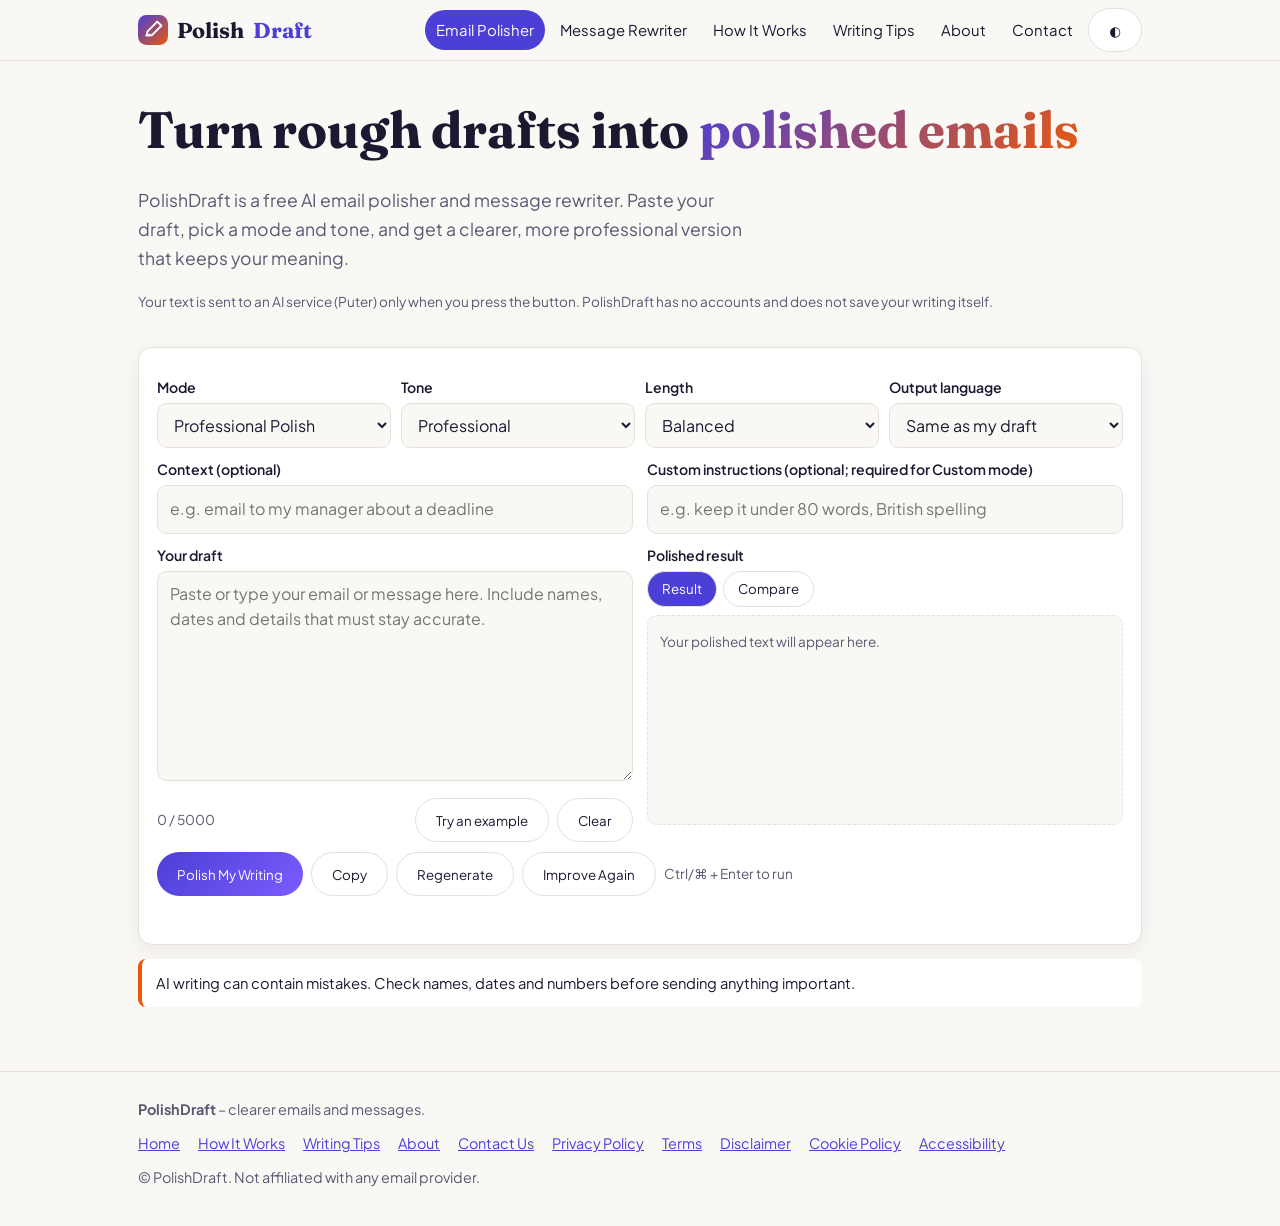
<file: index.html>
<!DOCTYPE html>
<html lang="en">
<head>
<meta charset="utf-8">
<meta name="viewport" content="width=device-width, initial-scale=1, viewport-fit=cover">
<title>PolishDraft – AI Email Polisher & Message Rewriter</title>
<meta name="description" content="PolishDraft turns rough drafts into clear, professional emails and messages. Change tone, adjust length, and rewrite texts easily for free online.">
<link rel="canonical" href="https://utubestats.github.io/Polish_draft/">
<meta property="og:title" content="PolishDraft – AI Email Polisher & Message Rewriter">
<meta property="og:description" content="PolishDraft turns rough drafts into clear, professional emails and messages. Change tone, adjust length, and rewrite texts easily for free online.">
<meta property="og:type" content="website">
<meta property="og:url" content="https://utubestats.github.io/Polish_draft/">
<meta name="twitter:card" content="summary">
<meta name="google-site-verification" content="oV9_AScEfd8AhNBReH0u9E6-VXLMPOauhavma4P_Qec">
<script type="application/ld+json">{"@context":"https://schema.org","@type":"WebApplication","name":"PolishDraft","url":"https://utubestats.github.io/Polish_draft/","applicationCategory":"BusinessApplication","operatingSystem":"All","description":"Free AI email polisher and message rewriter.","offers":{"@type":"Offer","price":"0","priceCurrency":"USD"}}</script>
<link rel="preconnect" href="https://fonts.googleapis.com">
<link rel="preconnect" href="https://fonts.gstatic.com" crossorigin>
<link href="https://fonts.googleapis.com/css2?family=Fraunces:opsz,wght@9..144,600;9..144,700&family=Plus+Jakarta+Sans:wght@400;500;600;700&display=swap" rel="stylesheet">
<link rel="icon" href="data:image/svg+xml,%3Csvg xmlns='http://www.w3.org/2000/svg' viewBox='0 0 100 100'%3E%3Ctext y='.9em' font-size='90'%3E✒️%3C/text%3E%3C/svg%3E">
<link rel="stylesheet" href="style.css">
</head>
<body>
<a class="sr skip" href="#main">Skip to content</a>
<header><div class="wrap bar">
<a class="brand" href="index.html" aria-label="PolishDraft home"><svg width="30" height="30" viewBox="0 0 32 32" aria-hidden="true"><defs><linearGradient id="g" x1="0" y1="0" x2="1" y2="1"><stop offset="0" stop-color="#4b3fd6"/><stop offset="1" stop-color="#e8590c"/></linearGradient></defs><rect width="32" height="32" rx="9" fill="url(#g)"/><path d="M9 22l1.2-4.6L20.5 7l4.5 4.5L14.6 21.8zM9 22l4.6-1.2" fill="none" stroke="#fff" stroke-width="2" stroke-linejoin="round"/></svg>Polish<b>Draft</b></a>
<button class="btn burger" id="bg" aria-expanded="false" aria-controls="nv">Menu</button>
<nav id="nv" aria-label="Main"><ul>
<li><a class="l" href="index.html" aria-current="page">Email Polisher</a></li>
<li><a class="l" href="index.html#message">Message Rewriter</a></li>
<li><a class="l" href="how-it-works.html">How It Works</a></li>
<li><a class="l" href="writing-tips.html">Writing Tips</a></li>
<li><a class="l" href="about.html">About</a></li>
<li><a class="l" href="contact.html">Contact</a></li>
<li><button class="btn" id="th" aria-label="Toggle dark mode">◐</button></li>
</ul></nav>
</div></header>
<main id="main" class="wrap">
<section class="view on" id="v-home" data-tool>
<div class="hero"><h1 id="h1">Turn rough drafts into <span class="hl">polished emails</span></h1>
<p class="lead" id="lead">PolishDraft is a free AI email polisher and message rewriter. Paste your draft, pick a mode and tone, and get a clearer, more professional version that keeps your meaning.</p>
<p class="sm">Your text is sent to an AI service (Puter) only when you press the button. PolishDraft has no accounts and does not save your writing itself.</p></div>

<noscript><p class="notice">The writing tool needs JavaScript. Please enable it to use PolishDraft.</p></noscript>
<div class="card" id="tool">
<div class="opts">
<div><label for="mode">Mode</label><select id="mode">
<option>Professional Polish</option><option>Grammar Correction</option><option>Formal Email</option><option>Friendly &amp; Natural</option><option>Concise Rewrite</option><option>Confident &amp; Direct</option><option>Polite &amp; Diplomatic</option><option>Follow-Up Message</option><option>Business Communication</option><option>Email Subject Generator</option><option>Short Message Rewriter</option><option>Custom Instructions</option></select></div>
<div><label for="tone">Tone</label><select id="tone"><option>Professional</option><option>Formal</option><option>Friendly</option><option>Confident</option><option>Polite</option><option>Persuasive</option><option>Empathetic</option><option>Casual</option><option>Concise</option></select></div>
<div><label for="len">Length</label><select id="len"><option>Shorter</option><option selected>Balanced</option><option>More detailed</option></select></div>
<div><label for="lang">Output language</label><select id="lang"><option value="Same as my draft">Same as my draft</option><option value="English">English</option><option value="Spanish">Español</option><option value="French">Français</option><option value="German">Deutsch</option><option value="Portuguese">Português</option><option value="Italian">Italiano</option><option value="Hindi">हिन्दी</option><option value="Arabic">العربية</option><option value="Chinese (Simplified)">简体中文</option><option value="Japanese">日本語</option><option value="Korean">한국어</option><option value="Russian">Русский</option><option value="Indonesian">Bahasa Indonesia</option><option value="Turkish">Türkçe</option></select></div>
</div>
<div class="grid" style="margin-bottom:10px">
<div><label for="ctx">Context (optional)</label><input type="text" id="ctx" maxlength="200" placeholder="e.g. email to my manager about a deadline"></div>
<div><label for="cus">Custom instructions (optional; required for Custom mode)</label><input type="text" id="cus" maxlength="300" placeholder="e.g. keep it under 80 words, British spelling"></div>
</div>
<div class="grid">
<div><label for="inp">Your draft</label>
<textarea id="inp" dir="auto" maxlength="5000" placeholder="Paste or type your email or message here. Include names, dates and details that must stay accurate."></textarea>
<div class="row"><span class="sm" id="cc">0 / 5000</span><span class="sp"></span><button class="btn" id="ex" type="button">Try an example</button><button class="btn" id="cl" type="button">Clear</button></div></div>
<div><label id="ol">Polished result</label>
<div class="tabs" role="group" aria-label="View"><button class="btn" id="tr" aria-pressed="true">Result</button><button class="btn" id="tc" aria-pressed="false">Compare</button></div>
<div id="out" dir="auto" role="region" aria-labelledby="ol" aria-live="polite" tabindex="0"><span class="sm">Your polished text will appear here.</span></div>
<div class="row"><span class="sm" id="oc"></span><span class="sp"></span></div></div>
</div>
<div class="row"><button class="btn p" id="go" type="button">Polish My Writing</button><button class="btn" id="cp" type="button" disabled>Copy</button><button class="btn" id="rg" type="button" disabled>Regenerate</button><button class="btn" id="ia" type="button" disabled>Improve Again</button><span class="sm">Ctrl/⌘ + Enter to run</span></div>
<div id="msg" role="status"></div>
</div>
<div class="adslot" hidden aria-hidden="true"><!-- AD INTEGRATION POINT: add your approved AdSense unit here, below the tool, never inside it. --></div>
<div class="notice">AI writing can contain mistakes. Check names, dates and numbers before sending anything important.</div>
</section>
</main>
<footer><div class="wrap"><b>PolishDraft</b> – clearer emails and messages.
<ul><li><a href="index.html">Home</a></li><li><a href="how-it-works.html">How It Works</a></li><li><a href="writing-tips.html">Writing Tips</a></li><li><a href="about.html">About</a></li><li><a href="contact.html">Contact Us</a></li><li><a href="privacy.html">Privacy Policy</a></li><li><a href="terms.html">Terms</a></li><li><a href="disclaimer.html">Disclaimer</a></li><li><a href="cookies.html">Cookie Policy</a></li><li><a href="accessibility.html">Accessibility</a></li></ul>
<span>© PolishDraft. Not affiliated with any email provider.</span></div></footer>
<script src="site.js"></script>
<script src="app.js"></script>
</body>
</html>
</file>
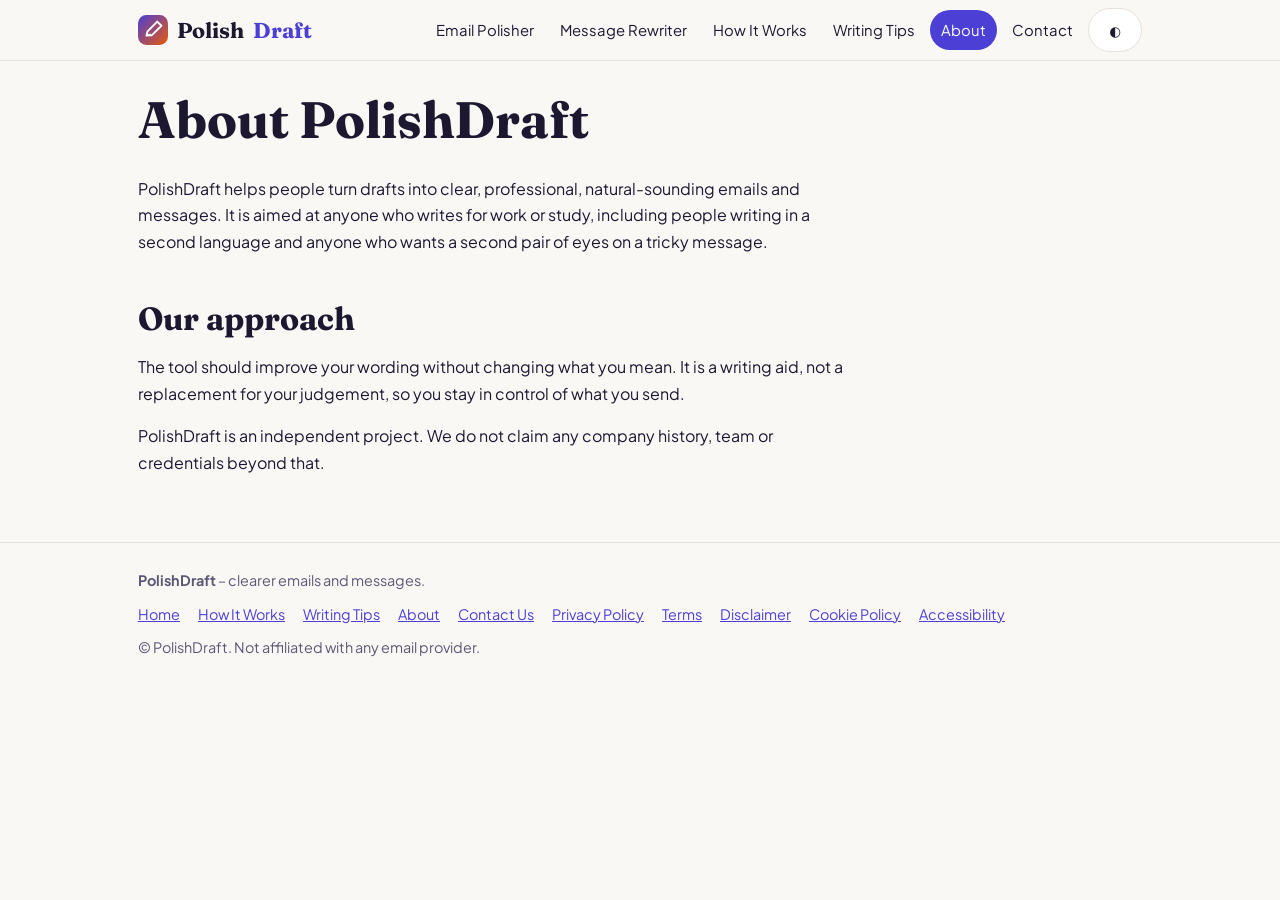
<file: about.html>
<!DOCTYPE html>
<html lang="en">
<head>
<meta charset="utf-8">
<meta name="viewport" content="width=device-width, initial-scale=1, viewport-fit=cover">
<title>About PolishDraft – Free AI Email and Message Polisher</title>
<meta name="description" content="About PolishDraft: who the tool is for, how it helps you improve emails and messages, and the principles behind it.">
<link rel="canonical" href="https://utubestats.github.io/Polish_draft/about.html">
<meta property="og:title" content="About PolishDraft – Free AI Email and Message Polisher">
<meta property="og:description" content="About PolishDraft: who the tool is for, how it helps you improve emails and messages, and the principles behind it.">
<meta property="og:type" content="website">
<meta property="og:url" content="https://utubestats.github.io/Polish_draft/about.html">
<meta name="twitter:card" content="summary">
<link rel="preconnect" href="https://fonts.googleapis.com">
<link rel="preconnect" href="https://fonts.gstatic.com" crossorigin>
<link href="https://fonts.googleapis.com/css2?family=Fraunces:opsz,wght@9..144,600;9..144,700&family=Plus+Jakarta+Sans:wght@400;500;600;700&display=swap" rel="stylesheet">
<link rel="icon" href="data:image/svg+xml,%3Csvg xmlns='http://www.w3.org/2000/svg' viewBox='0 0 100 100'%3E%3Ctext y='.9em' font-size='90'%3E✒️%3C/text%3E%3C/svg%3E">
<link rel="stylesheet" href="style.css">
</head>
<body>
<a class="sr skip" href="#main">Skip to content</a>
<header><div class="wrap bar">
<a class="brand" href="index.html" aria-label="PolishDraft home"><svg width="30" height="30" viewBox="0 0 32 32" aria-hidden="true"><defs><linearGradient id="g" x1="0" y1="0" x2="1" y2="1"><stop offset="0" stop-color="#4b3fd6"/><stop offset="1" stop-color="#e8590c"/></linearGradient></defs><rect width="32" height="32" rx="9" fill="url(#g)"/><path d="M9 22l1.2-4.6L20.5 7l4.5 4.5L14.6 21.8zM9 22l4.6-1.2" fill="none" stroke="#fff" stroke-width="2" stroke-linejoin="round"/></svg>Polish<b>Draft</b></a>
<button class="btn burger" id="bg" aria-expanded="false" aria-controls="nv">Menu</button>
<nav id="nv" aria-label="Main"><ul>
<li><a class="l" href="index.html">Email Polisher</a></li>
<li><a class="l" href="index.html#message">Message Rewriter</a></li>
<li><a class="l" href="how-it-works.html">How It Works</a></li>
<li><a class="l" href="writing-tips.html">Writing Tips</a></li>
<li><a class="l" href="about.html" aria-current="page">About</a></li>
<li><a class="l" href="contact.html">Contact</a></li>
<li><button class="btn" id="th" aria-label="Toggle dark mode">◐</button></li>
</ul></nav>
</div></header>
<main id="main" class="wrap">
<section class="view on" id="v-about"><div class="prose"><h1>About PolishDraft</h1>
<p>PolishDraft helps people turn drafts into clear, professional, natural-sounding emails and messages. It is aimed at anyone who writes for work or study, including people writing in a second language and anyone who wants a second pair of eyes on a tricky message.</p>
<h2>Our approach</h2><p>The tool should improve your wording without changing what you mean. It is a writing aid, not a replacement for your judgement, so you stay in control of what you send.</p>
<p>PolishDraft is an independent project. We do not claim any company history, team or credentials beyond that.</p></div></section>
</main>
<footer><div class="wrap"><b>PolishDraft</b> – clearer emails and messages.
<ul><li><a href="index.html">Home</a></li><li><a href="how-it-works.html">How It Works</a></li><li><a href="writing-tips.html">Writing Tips</a></li><li><a href="about.html">About</a></li><li><a href="contact.html">Contact Us</a></li><li><a href="privacy.html">Privacy Policy</a></li><li><a href="terms.html">Terms</a></li><li><a href="disclaimer.html">Disclaimer</a></li><li><a href="cookies.html">Cookie Policy</a></li><li><a href="accessibility.html">Accessibility</a></li></ul>
<span>© PolishDraft. Not affiliated with any email provider.</span></div></footer>
<script src="site.js"></script>

</body>
</html>
</file>
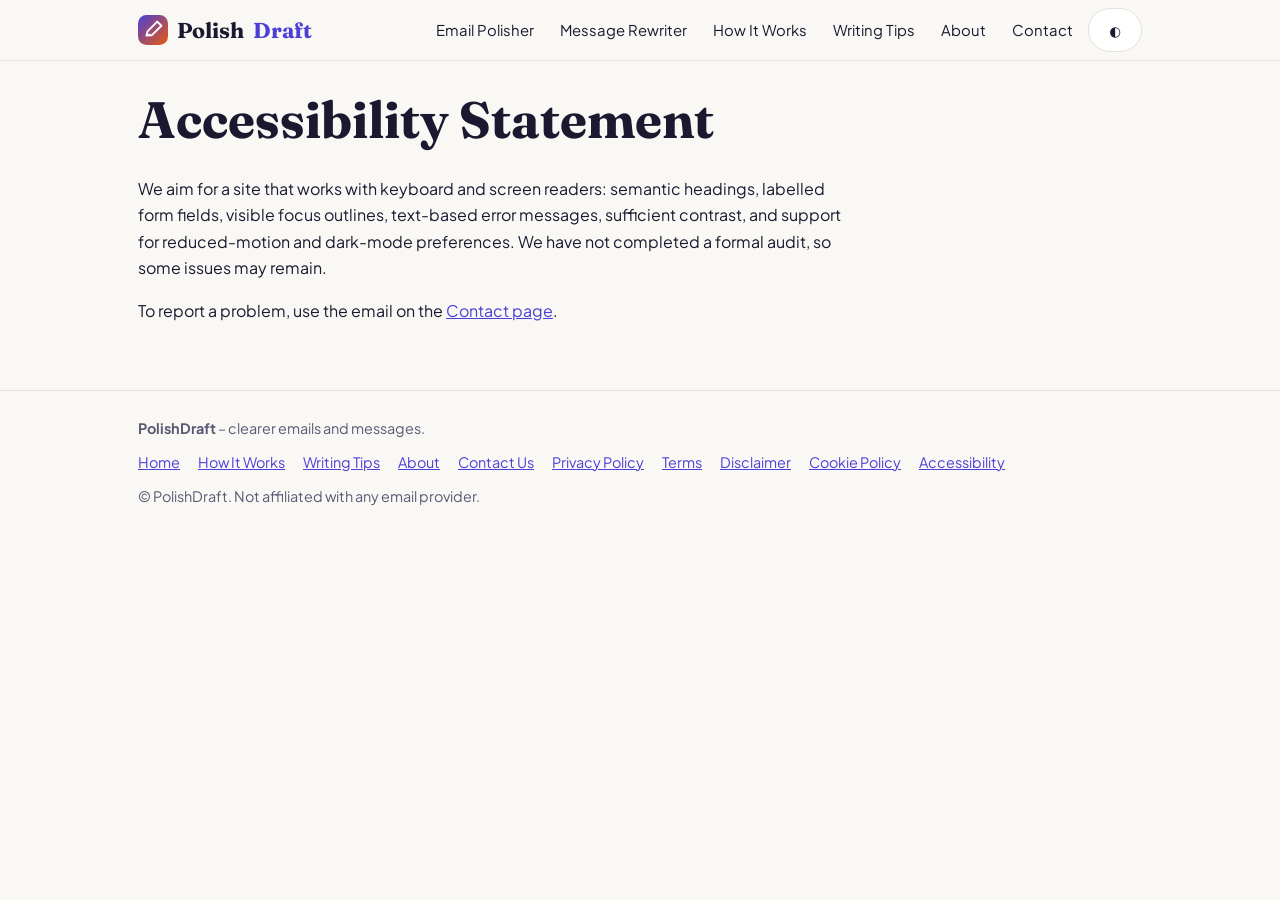
<file: accessibility.html>
<!DOCTYPE html>
<html lang="en">
<head>
<meta charset="utf-8">
<meta name="viewport" content="width=device-width, initial-scale=1, viewport-fit=cover">
<title>Accessibility Statement – PolishDraft</title>
<meta name="description" content="PolishDraft accessibility approach and how to report an accessibility problem.">
<link rel="canonical" href="https://utubestats.github.io/Polish_draft/accessibility.html">
<meta property="og:title" content="Accessibility Statement – PolishDraft">
<meta property="og:description" content="PolishDraft accessibility approach and how to report an accessibility problem.">
<meta property="og:type" content="website">
<meta property="og:url" content="https://utubestats.github.io/Polish_draft/accessibility.html">
<meta name="twitter:card" content="summary">
<link rel="preconnect" href="https://fonts.googleapis.com">
<link rel="preconnect" href="https://fonts.gstatic.com" crossorigin>
<link href="https://fonts.googleapis.com/css2?family=Fraunces:opsz,wght@9..144,600;9..144,700&family=Plus+Jakarta+Sans:wght@400;500;600;700&display=swap" rel="stylesheet">
<link rel="icon" href="data:image/svg+xml,%3Csvg xmlns='http://www.w3.org/2000/svg' viewBox='0 0 100 100'%3E%3Ctext y='.9em' font-size='90'%3E✒️%3C/text%3E%3C/svg%3E">
<link rel="stylesheet" href="style.css">
</head>
<body>
<a class="sr skip" href="#main">Skip to content</a>
<header><div class="wrap bar">
<a class="brand" href="index.html" aria-label="PolishDraft home"><svg width="30" height="30" viewBox="0 0 32 32" aria-hidden="true"><defs><linearGradient id="g" x1="0" y1="0" x2="1" y2="1"><stop offset="0" stop-color="#4b3fd6"/><stop offset="1" stop-color="#e8590c"/></linearGradient></defs><rect width="32" height="32" rx="9" fill="url(#g)"/><path d="M9 22l1.2-4.6L20.5 7l4.5 4.5L14.6 21.8zM9 22l4.6-1.2" fill="none" stroke="#fff" stroke-width="2" stroke-linejoin="round"/></svg>Polish<b>Draft</b></a>
<button class="btn burger" id="bg" aria-expanded="false" aria-controls="nv">Menu</button>
<nav id="nv" aria-label="Main"><ul>
<li><a class="l" href="index.html">Email Polisher</a></li>
<li><a class="l" href="index.html#message">Message Rewriter</a></li>
<li><a class="l" href="how-it-works.html">How It Works</a></li>
<li><a class="l" href="writing-tips.html">Writing Tips</a></li>
<li><a class="l" href="about.html">About</a></li>
<li><a class="l" href="contact.html">Contact</a></li>
<li><button class="btn" id="th" aria-label="Toggle dark mode">◐</button></li>
</ul></nav>
</div></header>
<main id="main" class="wrap">
<section class="view on" id="v-access"><div class="prose"><h1>Accessibility Statement</h1>
<p>We aim for a site that works with keyboard and screen readers: semantic headings, labelled form fields, visible focus outlines, text-based error messages, sufficient contrast, and support for reduced-motion and dark-mode preferences. We have not completed a formal audit, so some issues may remain.</p>
<p>To report a problem, use the email on the <a href="contact.html">Contact page</a>.</p></div></section>
</main>
<footer><div class="wrap"><b>PolishDraft</b> – clearer emails and messages.
<ul><li><a href="index.html">Home</a></li><li><a href="how-it-works.html">How It Works</a></li><li><a href="writing-tips.html">Writing Tips</a></li><li><a href="about.html">About</a></li><li><a href="contact.html">Contact Us</a></li><li><a href="privacy.html">Privacy Policy</a></li><li><a href="terms.html">Terms</a></li><li><a href="disclaimer.html">Disclaimer</a></li><li><a href="cookies.html">Cookie Policy</a></li><li><a href="accessibility.html">Accessibility</a></li></ul>
<span>© PolishDraft. Not affiliated with any email provider.</span></div></footer>
<script src="site.js"></script>

</body>
</html>
</file>
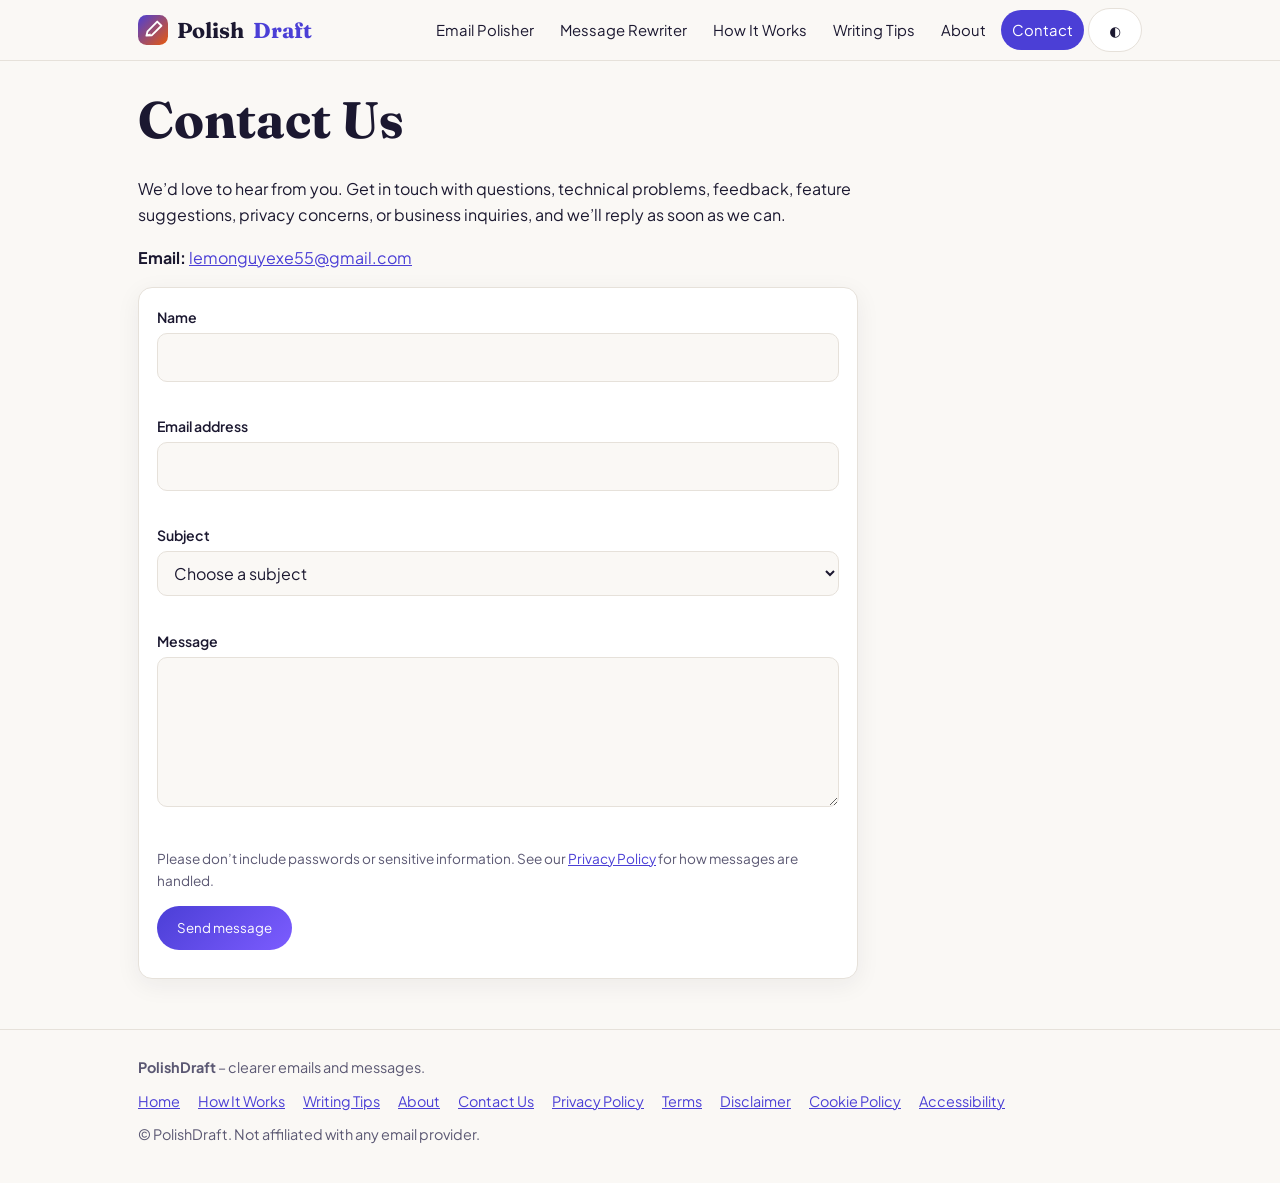
<file: contact.html>
<!DOCTYPE html>
<html lang="en">
<head>
<meta charset="utf-8">
<meta name="viewport" content="width=device-width, initial-scale=1, viewport-fit=cover">
<title>Contact Us – PolishDraft</title>
<meta name="description" content="Contact PolishDraft with questions, technical problems, feedback, feature suggestions, privacy concerns or business inquiries.">
<link rel="canonical" href="https://utubestats.github.io/Polish_draft/contact.html">
<meta property="og:title" content="Contact Us – PolishDraft">
<meta property="og:description" content="Contact PolishDraft with questions, technical problems, feedback, feature suggestions, privacy concerns or business inquiries.">
<meta property="og:type" content="website">
<meta property="og:url" content="https://utubestats.github.io/Polish_draft/contact.html">
<meta name="twitter:card" content="summary">
<link rel="preconnect" href="https://fonts.googleapis.com">
<link rel="preconnect" href="https://fonts.gstatic.com" crossorigin>
<link href="https://fonts.googleapis.com/css2?family=Fraunces:opsz,wght@9..144,600;9..144,700&family=Plus+Jakarta+Sans:wght@400;500;600;700&display=swap" rel="stylesheet">
<link rel="icon" href="data:image/svg+xml,%3Csvg xmlns='http://www.w3.org/2000/svg' viewBox='0 0 100 100'%3E%3Ctext y='.9em' font-size='90'%3E✒️%3C/text%3E%3C/svg%3E">
<link rel="stylesheet" href="style.css">
</head>
<body>
<a class="sr skip" href="#main">Skip to content</a>
<header><div class="wrap bar">
<a class="brand" href="index.html" aria-label="PolishDraft home"><svg width="30" height="30" viewBox="0 0 32 32" aria-hidden="true"><defs><linearGradient id="g" x1="0" y1="0" x2="1" y2="1"><stop offset="0" stop-color="#4b3fd6"/><stop offset="1" stop-color="#e8590c"/></linearGradient></defs><rect width="32" height="32" rx="9" fill="url(#g)"/><path d="M9 22l1.2-4.6L20.5 7l4.5 4.5L14.6 21.8zM9 22l4.6-1.2" fill="none" stroke="#fff" stroke-width="2" stroke-linejoin="round"/></svg>Polish<b>Draft</b></a>
<button class="btn burger" id="bg" aria-expanded="false" aria-controls="nv">Menu</button>
<nav id="nv" aria-label="Main"><ul>
<li><a class="l" href="index.html">Email Polisher</a></li>
<li><a class="l" href="index.html#message">Message Rewriter</a></li>
<li><a class="l" href="how-it-works.html">How It Works</a></li>
<li><a class="l" href="writing-tips.html">Writing Tips</a></li>
<li><a class="l" href="about.html">About</a></li>
<li><a class="l" href="contact.html" aria-current="page">Contact</a></li>
<li><button class="btn" id="th" aria-label="Toggle dark mode">◐</button></li>
</ul></nav>
</div></header>
<main id="main" class="wrap">
<section class="view on" id="v-contact"><div class="prose"><h1>Contact Us</h1>
<p>We’d love to hear from you. Get in touch with questions, technical problems, feedback, feature suggestions, privacy concerns, or business inquiries, and we’ll reply as soon as we can.</p>
<p id="ce"><b>Email:</b> <span id="cev"></span></p>
<div class="notice" id="cn">Site owner action needed: set <code>CONTACT_EMAIL</code> (and optionally <code>FORM_ENDPOINT</code>) in the page source. Until then the form is disabled, so no message can appear to be sent.</div>
<form class="card" id="cf" novalidate>
<div class="fld"><label for="fn">Name</label><input type="text" id="fn" autocomplete="name" maxlength="80" required aria-describedby="fne"><div class="fe" id="fne"></div></div>
<div class="fld"><label for="fm">Email address</label><input type="email" id="fm" autocomplete="email" maxlength="120" required aria-describedby="fme"><div class="fe" id="fme"></div></div>
<div class="fld"><label for="fs">Subject</label><select id="fs" required aria-describedby="fse"><option value="">Choose a subject</option><option>Question</option><option>Technical problem</option><option>Feedback</option><option>Feature suggestion</option><option>Privacy concern</option><option>Accessibility issue</option><option>Business inquiry</option></select><div class="fe" id="fse"></div></div>
<div class="fld"><label for="fb">Message</label><textarea id="fb" maxlength="2000" required aria-describedby="fbe" style="min-height:150px"></textarea><div class="fe" id="fbe"></div></div>
<div class="hp" aria-hidden="true"><label>Leave this empty<input type="text" id="hp" tabindex="-1" autocomplete="off"></label></div>
<p class="sm">Please don’t include passwords or sensitive information. See our <a href="privacy.html">Privacy Policy</a> for how messages are handled.</p>
<button class="btn p" id="fgo" type="submit">Send message</button>
<div id="fst" role="status" style="margin-top:10px;font-weight:600"></div>
</form></div></section>
</main>
<footer><div class="wrap"><b>PolishDraft</b> – clearer emails and messages.
<ul><li><a href="index.html">Home</a></li><li><a href="how-it-works.html">How It Works</a></li><li><a href="writing-tips.html">Writing Tips</a></li><li><a href="about.html">About</a></li><li><a href="contact.html">Contact Us</a></li><li><a href="privacy.html">Privacy Policy</a></li><li><a href="terms.html">Terms</a></li><li><a href="disclaimer.html">Disclaimer</a></li><li><a href="cookies.html">Cookie Policy</a></li><li><a href="accessibility.html">Accessibility</a></li></ul>
<span>© PolishDraft. Not affiliated with any email provider.</span></div></footer>
<script src="site.js"></script>
<script src="contact.js"></script>
</body>
</html>
</file>
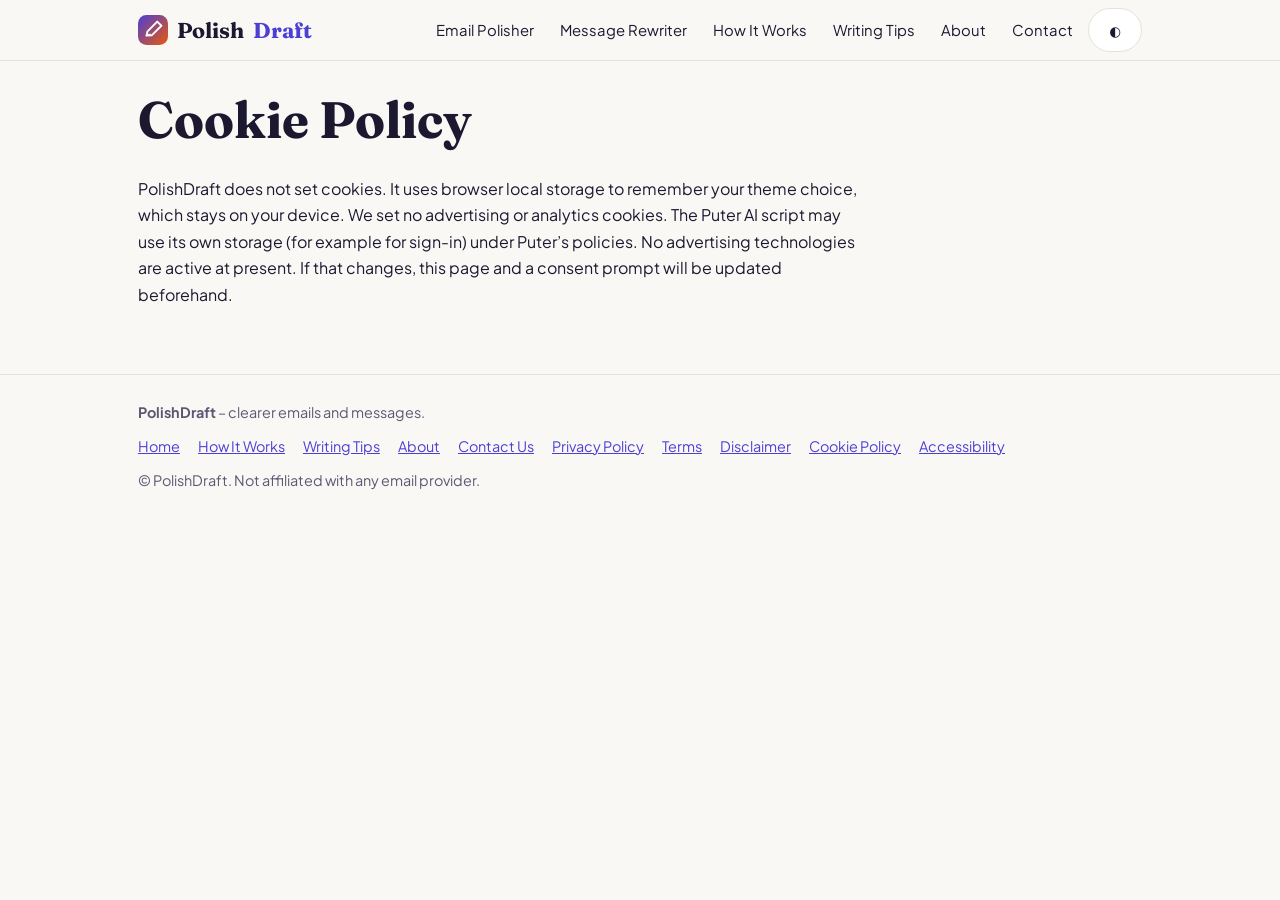
<file: cookies.html>
<!DOCTYPE html>
<html lang="en">
<head>
<meta charset="utf-8">
<meta name="viewport" content="width=device-width, initial-scale=1, viewport-fit=cover">
<title>Cookie Policy – PolishDraft</title>
<meta name="description" content="What cookies and browser storage PolishDraft and its third-party services use, and what is not used.">
<link rel="canonical" href="https://utubestats.github.io/Polish_draft/cookies.html">
<meta property="og:title" content="Cookie Policy – PolishDraft">
<meta property="og:description" content="What cookies and browser storage PolishDraft and its third-party services use, and what is not used.">
<meta property="og:type" content="website">
<meta property="og:url" content="https://utubestats.github.io/Polish_draft/cookies.html">
<meta name="twitter:card" content="summary">
<link rel="preconnect" href="https://fonts.googleapis.com">
<link rel="preconnect" href="https://fonts.gstatic.com" crossorigin>
<link href="https://fonts.googleapis.com/css2?family=Fraunces:opsz,wght@9..144,600;9..144,700&family=Plus+Jakarta+Sans:wght@400;500;600;700&display=swap" rel="stylesheet">
<link rel="icon" href="data:image/svg+xml,%3Csvg xmlns='http://www.w3.org/2000/svg' viewBox='0 0 100 100'%3E%3Ctext y='.9em' font-size='90'%3E✒️%3C/text%3E%3C/svg%3E">
<link rel="stylesheet" href="style.css">
</head>
<body>
<a class="sr skip" href="#main">Skip to content</a>
<header><div class="wrap bar">
<a class="brand" href="index.html" aria-label="PolishDraft home"><svg width="30" height="30" viewBox="0 0 32 32" aria-hidden="true"><defs><linearGradient id="g" x1="0" y1="0" x2="1" y2="1"><stop offset="0" stop-color="#4b3fd6"/><stop offset="1" stop-color="#e8590c"/></linearGradient></defs><rect width="32" height="32" rx="9" fill="url(#g)"/><path d="M9 22l1.2-4.6L20.5 7l4.5 4.5L14.6 21.8zM9 22l4.6-1.2" fill="none" stroke="#fff" stroke-width="2" stroke-linejoin="round"/></svg>Polish<b>Draft</b></a>
<button class="btn burger" id="bg" aria-expanded="false" aria-controls="nv">Menu</button>
<nav id="nv" aria-label="Main"><ul>
<li><a class="l" href="index.html">Email Polisher</a></li>
<li><a class="l" href="index.html#message">Message Rewriter</a></li>
<li><a class="l" href="how-it-works.html">How It Works</a></li>
<li><a class="l" href="writing-tips.html">Writing Tips</a></li>
<li><a class="l" href="about.html">About</a></li>
<li><a class="l" href="contact.html">Contact</a></li>
<li><button class="btn" id="th" aria-label="Toggle dark mode">◐</button></li>
</ul></nav>
</div></header>
<main id="main" class="wrap">
<section class="view on" id="v-cookies"><div class="prose"><h1>Cookie Policy</h1>
<p>PolishDraft does not set cookies. It uses browser local storage to remember your theme choice, which stays on your device. We set no advertising or analytics cookies. The Puter AI script may use its own storage (for example for sign-in) under Puter’s policies. No advertising technologies are active at present. If that changes, this page and a consent prompt will be updated beforehand.</p></div></section>
</main>
<footer><div class="wrap"><b>PolishDraft</b> – clearer emails and messages.
<ul><li><a href="index.html">Home</a></li><li><a href="how-it-works.html">How It Works</a></li><li><a href="writing-tips.html">Writing Tips</a></li><li><a href="about.html">About</a></li><li><a href="contact.html">Contact Us</a></li><li><a href="privacy.html">Privacy Policy</a></li><li><a href="terms.html">Terms</a></li><li><a href="disclaimer.html">Disclaimer</a></li><li><a href="cookies.html">Cookie Policy</a></li><li><a href="accessibility.html">Accessibility</a></li></ul>
<span>© PolishDraft. Not affiliated with any email provider.</span></div></footer>
<script src="site.js"></script>

</body>
</html>
</file>
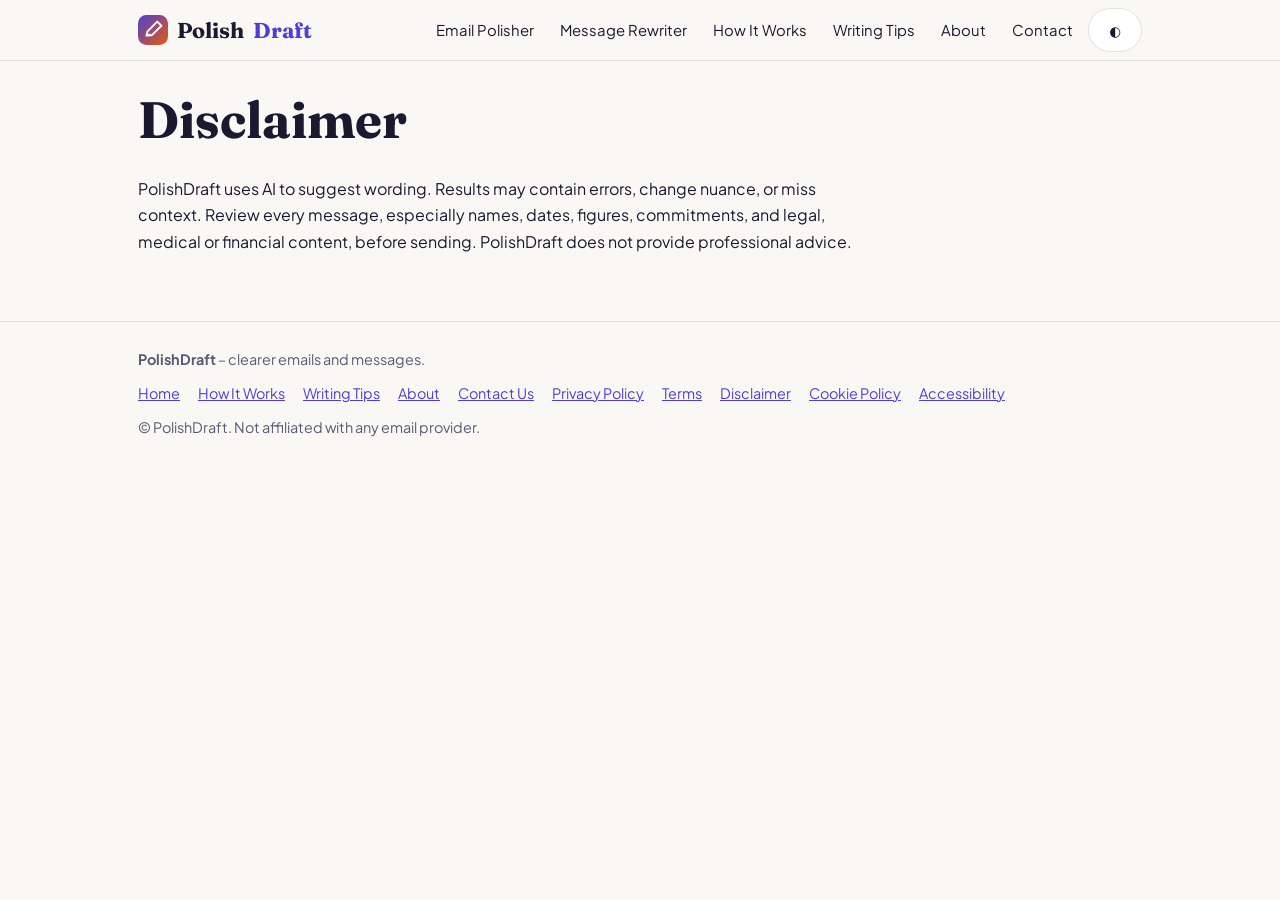
<file: disclaimer.html>
<!DOCTYPE html>
<html lang="en">
<head>
<meta charset="utf-8">
<meta name="viewport" content="width=device-width, initial-scale=1, viewport-fit=cover">
<title>Disclaimer – PolishDraft</title>
<meta name="description" content="AI writing can contain errors. Read the PolishDraft disclaimer and review important messages before you send them.">
<link rel="canonical" href="https://utubestats.github.io/Polish_draft/disclaimer.html">
<meta property="og:title" content="Disclaimer – PolishDraft">
<meta property="og:description" content="AI writing can contain errors. Read the PolishDraft disclaimer and review important messages before you send them.">
<meta property="og:type" content="website">
<meta property="og:url" content="https://utubestats.github.io/Polish_draft/disclaimer.html">
<meta name="twitter:card" content="summary">
<link rel="preconnect" href="https://fonts.googleapis.com">
<link rel="preconnect" href="https://fonts.gstatic.com" crossorigin>
<link href="https://fonts.googleapis.com/css2?family=Fraunces:opsz,wght@9..144,600;9..144,700&family=Plus+Jakarta+Sans:wght@400;500;600;700&display=swap" rel="stylesheet">
<link rel="icon" href="data:image/svg+xml,%3Csvg xmlns='http://www.w3.org/2000/svg' viewBox='0 0 100 100'%3E%3Ctext y='.9em' font-size='90'%3E✒️%3C/text%3E%3C/svg%3E">
<link rel="stylesheet" href="style.css">
</head>
<body>
<a class="sr skip" href="#main">Skip to content</a>
<header><div class="wrap bar">
<a class="brand" href="index.html" aria-label="PolishDraft home"><svg width="30" height="30" viewBox="0 0 32 32" aria-hidden="true"><defs><linearGradient id="g" x1="0" y1="0" x2="1" y2="1"><stop offset="0" stop-color="#4b3fd6"/><stop offset="1" stop-color="#e8590c"/></linearGradient></defs><rect width="32" height="32" rx="9" fill="url(#g)"/><path d="M9 22l1.2-4.6L20.5 7l4.5 4.5L14.6 21.8zM9 22l4.6-1.2" fill="none" stroke="#fff" stroke-width="2" stroke-linejoin="round"/></svg>Polish<b>Draft</b></a>
<button class="btn burger" id="bg" aria-expanded="false" aria-controls="nv">Menu</button>
<nav id="nv" aria-label="Main"><ul>
<li><a class="l" href="index.html">Email Polisher</a></li>
<li><a class="l" href="index.html#message">Message Rewriter</a></li>
<li><a class="l" href="how-it-works.html">How It Works</a></li>
<li><a class="l" href="writing-tips.html">Writing Tips</a></li>
<li><a class="l" href="about.html">About</a></li>
<li><a class="l" href="contact.html">Contact</a></li>
<li><button class="btn" id="th" aria-label="Toggle dark mode">◐</button></li>
</ul></nav>
</div></header>
<main id="main" class="wrap">
<section class="view on" id="v-disclaimer"><div class="prose"><h1>Disclaimer</h1>
<p>PolishDraft uses AI to suggest wording. Results may contain errors, change nuance, or miss context. Review every message, especially names, dates, figures, commitments, and legal, medical or financial content, before sending. PolishDraft does not provide professional advice.</p></div></section>
</main>
<footer><div class="wrap"><b>PolishDraft</b> – clearer emails and messages.
<ul><li><a href="index.html">Home</a></li><li><a href="how-it-works.html">How It Works</a></li><li><a href="writing-tips.html">Writing Tips</a></li><li><a href="about.html">About</a></li><li><a href="contact.html">Contact Us</a></li><li><a href="privacy.html">Privacy Policy</a></li><li><a href="terms.html">Terms</a></li><li><a href="disclaimer.html">Disclaimer</a></li><li><a href="cookies.html">Cookie Policy</a></li><li><a href="accessibility.html">Accessibility</a></li></ul>
<span>© PolishDraft. Not affiliated with any email provider.</span></div></footer>
<script src="site.js"></script>

</body>
</html>
</file>
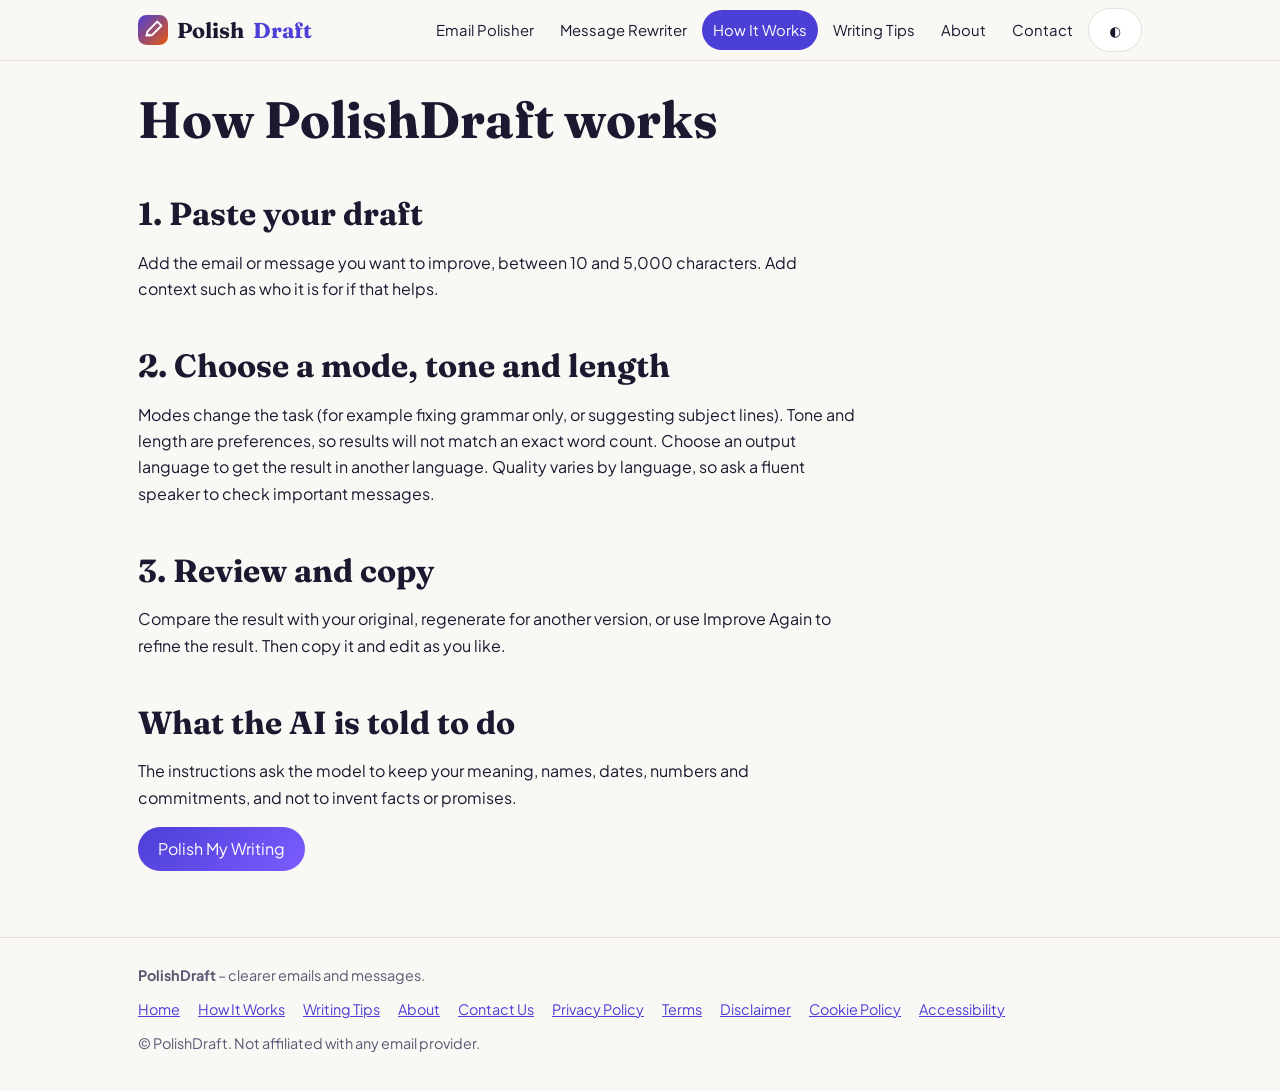
<file: how-it-works.html>
<!DOCTYPE html>
<html lang="en">
<head>
<meta charset="utf-8">
<meta name="viewport" content="width=device-width, initial-scale=1, viewport-fit=cover">
<title>How PolishDraft Works – Polish Emails and Messages</title>
<meta name="description" content="Learn how PolishDraft works: paste your draft, choose a mode, tone, length and language, then review, compare and copy the polished result.">
<link rel="canonical" href="https://utubestats.github.io/Polish_draft/how-it-works.html">
<meta property="og:title" content="How PolishDraft Works – Polish Emails and Messages">
<meta property="og:description" content="Learn how PolishDraft works: paste your draft, choose a mode, tone, length and language, then review, compare and copy the polished result.">
<meta property="og:type" content="website">
<meta property="og:url" content="https://utubestats.github.io/Polish_draft/how-it-works.html">
<meta name="twitter:card" content="summary">
<link rel="preconnect" href="https://fonts.googleapis.com">
<link rel="preconnect" href="https://fonts.gstatic.com" crossorigin>
<link href="https://fonts.googleapis.com/css2?family=Fraunces:opsz,wght@9..144,600;9..144,700&family=Plus+Jakarta+Sans:wght@400;500;600;700&display=swap" rel="stylesheet">
<link rel="icon" href="data:image/svg+xml,%3Csvg xmlns='http://www.w3.org/2000/svg' viewBox='0 0 100 100'%3E%3Ctext y='.9em' font-size='90'%3E✒️%3C/text%3E%3C/svg%3E">
<link rel="stylesheet" href="style.css">
</head>
<body>
<a class="sr skip" href="#main">Skip to content</a>
<header><div class="wrap bar">
<a class="brand" href="index.html" aria-label="PolishDraft home"><svg width="30" height="30" viewBox="0 0 32 32" aria-hidden="true"><defs><linearGradient id="g" x1="0" y1="0" x2="1" y2="1"><stop offset="0" stop-color="#4b3fd6"/><stop offset="1" stop-color="#e8590c"/></linearGradient></defs><rect width="32" height="32" rx="9" fill="url(#g)"/><path d="M9 22l1.2-4.6L20.5 7l4.5 4.5L14.6 21.8zM9 22l4.6-1.2" fill="none" stroke="#fff" stroke-width="2" stroke-linejoin="round"/></svg>Polish<b>Draft</b></a>
<button class="btn burger" id="bg" aria-expanded="false" aria-controls="nv">Menu</button>
<nav id="nv" aria-label="Main"><ul>
<li><a class="l" href="index.html">Email Polisher</a></li>
<li><a class="l" href="index.html#message">Message Rewriter</a></li>
<li><a class="l" href="how-it-works.html" aria-current="page">How It Works</a></li>
<li><a class="l" href="writing-tips.html">Writing Tips</a></li>
<li><a class="l" href="about.html">About</a></li>
<li><a class="l" href="contact.html">Contact</a></li>
<li><button class="btn" id="th" aria-label="Toggle dark mode">◐</button></li>
</ul></nav>
</div></header>
<main id="main" class="wrap">
<section class="view on" id="v-how"><div class="prose"><h1>How PolishDraft works</h1>
<h2>1. Paste your draft</h2><p>Add the email or message you want to improve, between 10 and 5,000 characters. Add context such as who it is for if that helps.</p>
<h2>2. Choose a mode, tone and length</h2><p>Modes change the task (for example fixing grammar only, or suggesting subject lines). Tone and length are preferences, so results will not match an exact word count. Choose an output language to get the result in another language. Quality varies by language, so ask a fluent speaker to check important messages.</p>
<h2>3. Review and copy</h2><p>Compare the result with your original, regenerate for another version, or use Improve Again to refine the result. Then copy it and edit as you like.</p>
<h2>What the AI is told to do</h2><p>The instructions ask the model to keep your meaning, names, dates, numbers and commitments, and not to invent facts or promises.</p>
<p><a class="btn p" href="index.html">Polish My Writing</a></p></div></section>
</main>
<footer><div class="wrap"><b>PolishDraft</b> – clearer emails and messages.
<ul><li><a href="index.html">Home</a></li><li><a href="how-it-works.html">How It Works</a></li><li><a href="writing-tips.html">Writing Tips</a></li><li><a href="about.html">About</a></li><li><a href="contact.html">Contact Us</a></li><li><a href="privacy.html">Privacy Policy</a></li><li><a href="terms.html">Terms</a></li><li><a href="disclaimer.html">Disclaimer</a></li><li><a href="cookies.html">Cookie Policy</a></li><li><a href="accessibility.html">Accessibility</a></li></ul>
<span>© PolishDraft. Not affiliated with any email provider.</span></div></footer>
<script src="site.js"></script>

</body>
</html>
</file>
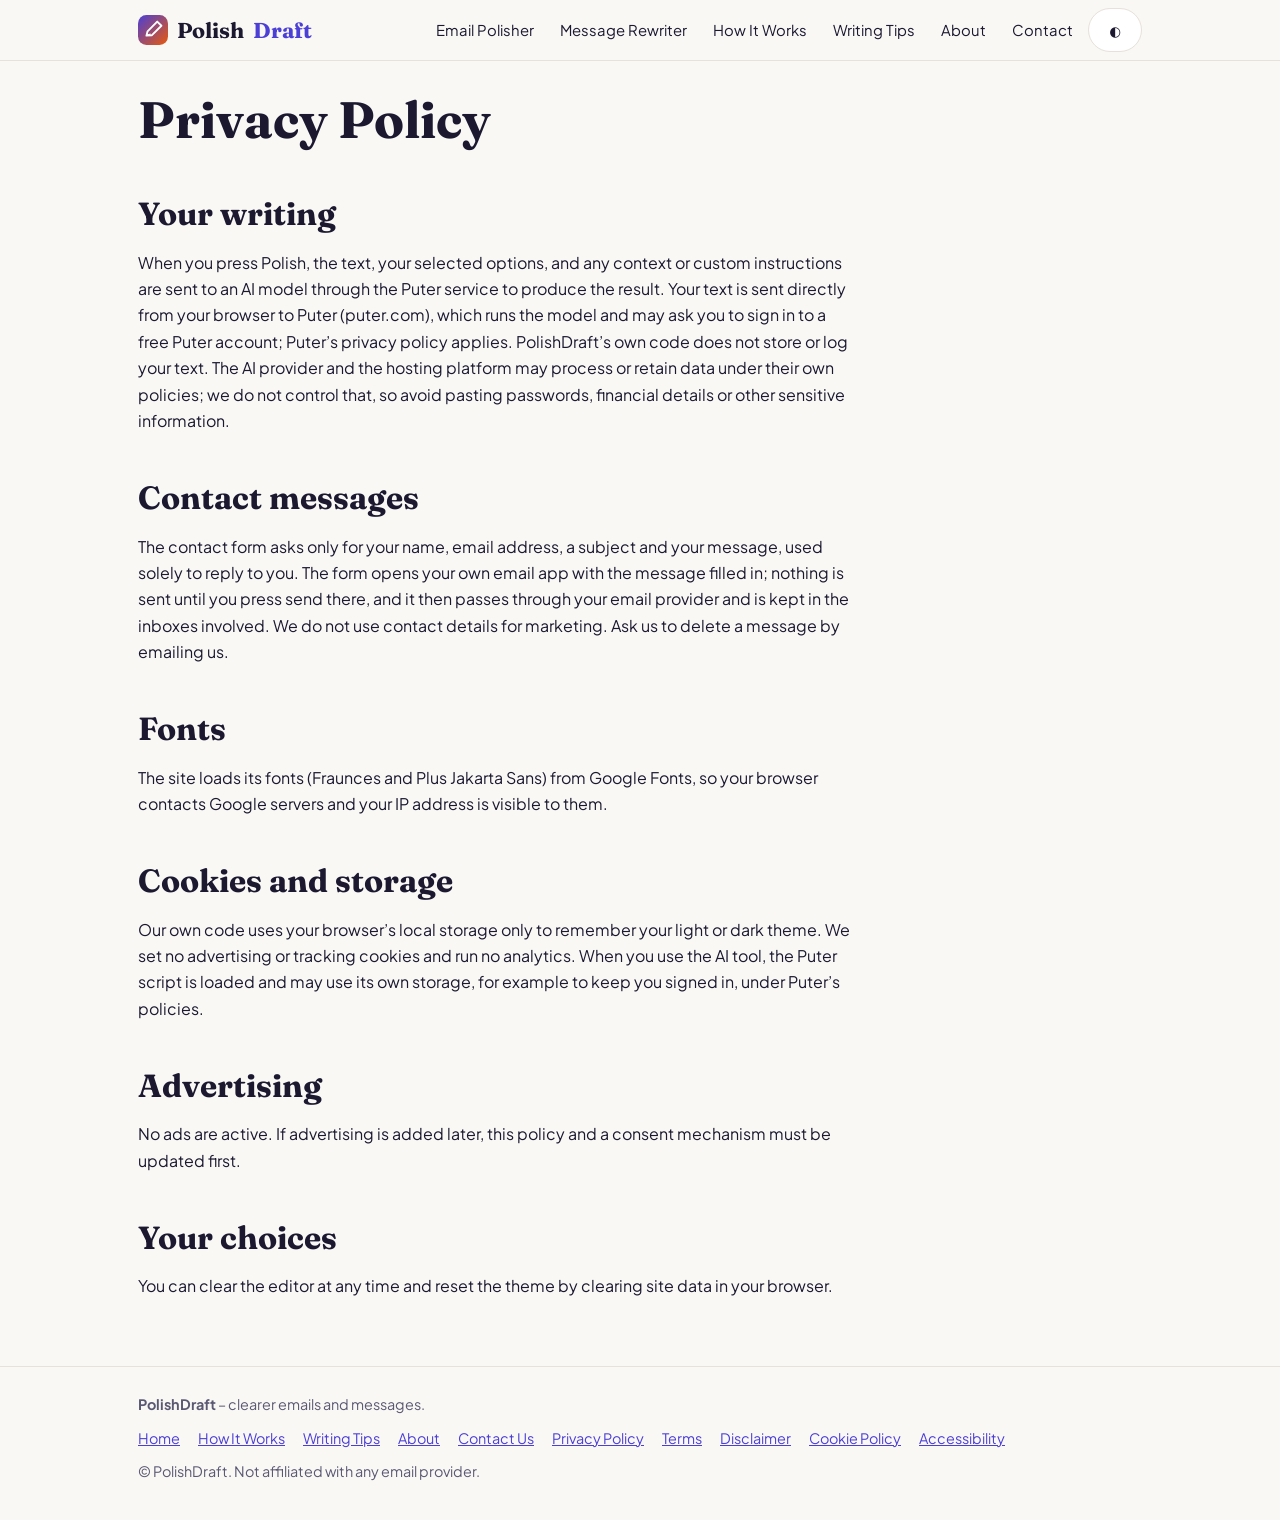
<file: privacy.html>
<!DOCTYPE html>
<html lang="en">
<head>
<meta charset="utf-8">
<meta name="viewport" content="width=device-width, initial-scale=1, viewport-fit=cover">
<title>Privacy Policy – PolishDraft</title>
<meta name="description" content="How PolishDraft handles your writing, contact messages, fonts and browser storage, and what third-party services receive.">
<link rel="canonical" href="https://utubestats.github.io/Polish_draft/privacy.html">
<meta property="og:title" content="Privacy Policy – PolishDraft">
<meta property="og:description" content="How PolishDraft handles your writing, contact messages, fonts and browser storage, and what third-party services receive.">
<meta property="og:type" content="website">
<meta property="og:url" content="https://utubestats.github.io/Polish_draft/privacy.html">
<meta name="twitter:card" content="summary">
<link rel="preconnect" href="https://fonts.googleapis.com">
<link rel="preconnect" href="https://fonts.gstatic.com" crossorigin>
<link href="https://fonts.googleapis.com/css2?family=Fraunces:opsz,wght@9..144,600;9..144,700&family=Plus+Jakarta+Sans:wght@400;500;600;700&display=swap" rel="stylesheet">
<link rel="icon" href="data:image/svg+xml,%3Csvg xmlns='http://www.w3.org/2000/svg' viewBox='0 0 100 100'%3E%3Ctext y='.9em' font-size='90'%3E✒️%3C/text%3E%3C/svg%3E">
<link rel="stylesheet" href="style.css">
</head>
<body>
<a class="sr skip" href="#main">Skip to content</a>
<header><div class="wrap bar">
<a class="brand" href="index.html" aria-label="PolishDraft home"><svg width="30" height="30" viewBox="0 0 32 32" aria-hidden="true"><defs><linearGradient id="g" x1="0" y1="0" x2="1" y2="1"><stop offset="0" stop-color="#4b3fd6"/><stop offset="1" stop-color="#e8590c"/></linearGradient></defs><rect width="32" height="32" rx="9" fill="url(#g)"/><path d="M9 22l1.2-4.6L20.5 7l4.5 4.5L14.6 21.8zM9 22l4.6-1.2" fill="none" stroke="#fff" stroke-width="2" stroke-linejoin="round"/></svg>Polish<b>Draft</b></a>
<button class="btn burger" id="bg" aria-expanded="false" aria-controls="nv">Menu</button>
<nav id="nv" aria-label="Main"><ul>
<li><a class="l" href="index.html">Email Polisher</a></li>
<li><a class="l" href="index.html#message">Message Rewriter</a></li>
<li><a class="l" href="how-it-works.html">How It Works</a></li>
<li><a class="l" href="writing-tips.html">Writing Tips</a></li>
<li><a class="l" href="about.html">About</a></li>
<li><a class="l" href="contact.html">Contact</a></li>
<li><button class="btn" id="th" aria-label="Toggle dark mode">◐</button></li>
</ul></nav>
</div></header>
<main id="main" class="wrap">
<section class="view on" id="v-privacy"><div class="prose"><h1>Privacy Policy</h1>
<h2>Your writing</h2><p>When you press Polish, the text, your selected options, and any context or custom instructions are sent to an AI model through the Puter service to produce the result. Your text is sent directly from your browser to Puter (puter.com), which runs the model and may ask you to sign in to a free Puter account; Puter’s privacy policy applies. PolishDraft’s own code does not store or log your text. The AI provider and the hosting platform may process or retain data under their own policies; we do not control that, so avoid pasting passwords, financial details or other sensitive information.</p>
<h2>Contact messages</h2><p>The contact form asks only for your name, email address, a subject and your message, used solely to reply to you. The form opens your own email app with the message filled in; nothing is sent until you press send there, and it then passes through your email provider and is kept in the inboxes involved. We do not use contact details for marketing. Ask us to delete a message by emailing us.</p>
<h2>Fonts</h2><p>The site loads its fonts (Fraunces and Plus Jakarta Sans) from Google Fonts, so your browser contacts Google servers and your IP address is visible to them.</p>
<h2>Cookies and storage</h2><p>Our own code uses your browser’s local storage only to remember your light or dark theme. We set no advertising or tracking cookies and run no analytics. When you use the AI tool, the Puter script is loaded and may use its own storage, for example to keep you signed in, under Puter’s policies.</p>
<h2>Advertising</h2><p>No ads are active. If advertising is added later, this policy and a consent mechanism must be updated first.</p>
<h2>Your choices</h2><p>You can clear the editor at any time and reset the theme by clearing site data in your browser.</p></div></section>
</main>
<footer><div class="wrap"><b>PolishDraft</b> – clearer emails and messages.
<ul><li><a href="index.html">Home</a></li><li><a href="how-it-works.html">How It Works</a></li><li><a href="writing-tips.html">Writing Tips</a></li><li><a href="about.html">About</a></li><li><a href="contact.html">Contact Us</a></li><li><a href="privacy.html">Privacy Policy</a></li><li><a href="terms.html">Terms</a></li><li><a href="disclaimer.html">Disclaimer</a></li><li><a href="cookies.html">Cookie Policy</a></li><li><a href="accessibility.html">Accessibility</a></li></ul>
<span>© PolishDraft. Not affiliated with any email provider.</span></div></footer>
<script src="site.js"></script>

</body>
</html>
</file>
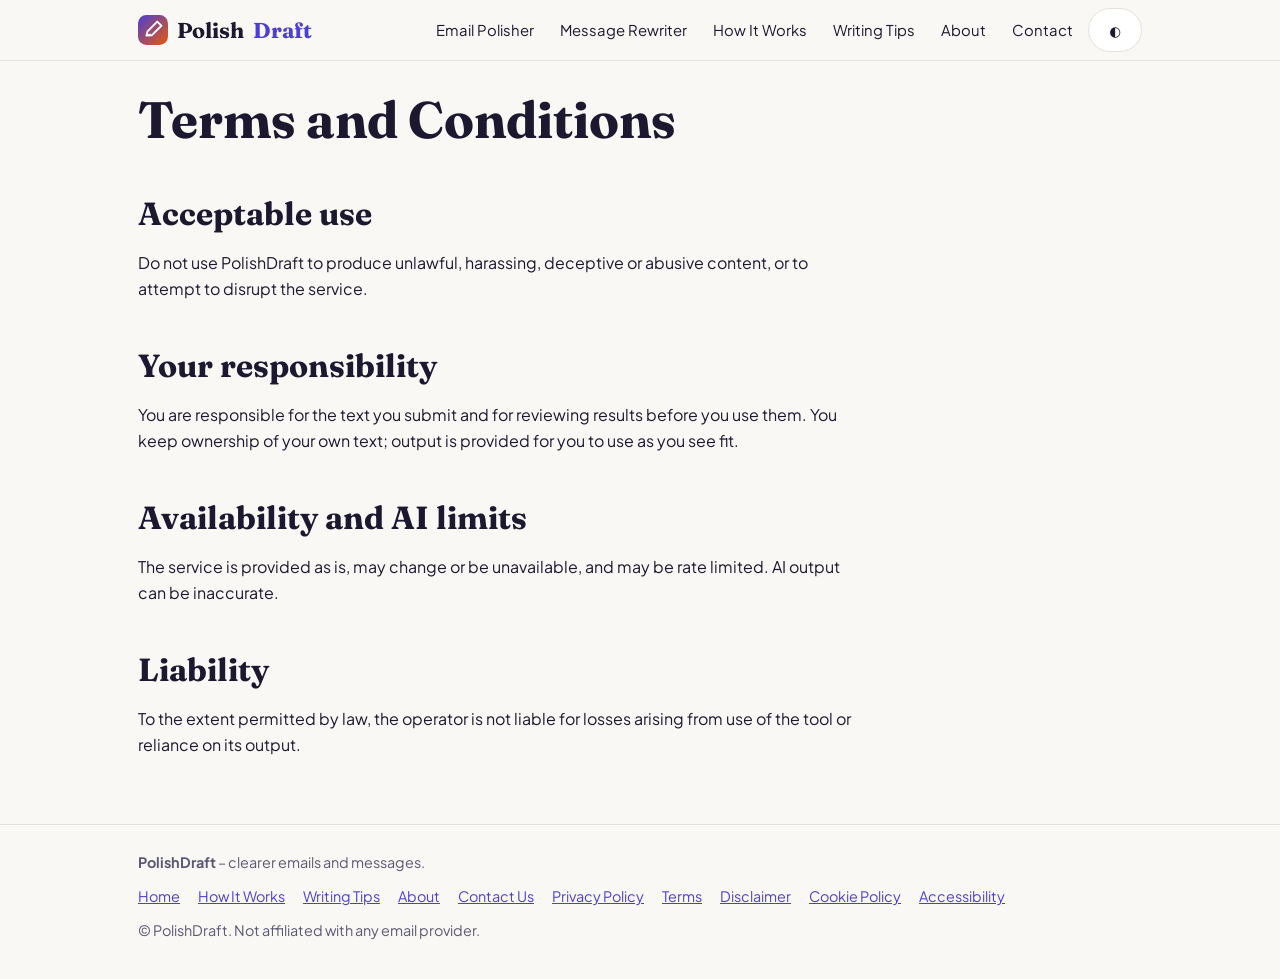
<file: terms.html>
<!DOCTYPE html>
<html lang="en">
<head>
<meta charset="utf-8">
<meta name="viewport" content="width=device-width, initial-scale=1, viewport-fit=cover">
<title>Terms and Conditions – PolishDraft</title>
<meta name="description" content="Terms for using PolishDraft: acceptable use and your responsibility for reviewing AI-generated writing before you use it.">
<link rel="canonical" href="https://utubestats.github.io/Polish_draft/terms.html">
<meta property="og:title" content="Terms and Conditions – PolishDraft">
<meta property="og:description" content="Terms for using PolishDraft: acceptable use and your responsibility for reviewing AI-generated writing before you use it.">
<meta property="og:type" content="website">
<meta property="og:url" content="https://utubestats.github.io/Polish_draft/terms.html">
<meta name="twitter:card" content="summary">
<link rel="preconnect" href="https://fonts.googleapis.com">
<link rel="preconnect" href="https://fonts.gstatic.com" crossorigin>
<link href="https://fonts.googleapis.com/css2?family=Fraunces:opsz,wght@9..144,600;9..144,700&family=Plus+Jakarta+Sans:wght@400;500;600;700&display=swap" rel="stylesheet">
<link rel="icon" href="data:image/svg+xml,%3Csvg xmlns='http://www.w3.org/2000/svg' viewBox='0 0 100 100'%3E%3Ctext y='.9em' font-size='90'%3E✒️%3C/text%3E%3C/svg%3E">
<link rel="stylesheet" href="style.css">
</head>
<body>
<a class="sr skip" href="#main">Skip to content</a>
<header><div class="wrap bar">
<a class="brand" href="index.html" aria-label="PolishDraft home"><svg width="30" height="30" viewBox="0 0 32 32" aria-hidden="true"><defs><linearGradient id="g" x1="0" y1="0" x2="1" y2="1"><stop offset="0" stop-color="#4b3fd6"/><stop offset="1" stop-color="#e8590c"/></linearGradient></defs><rect width="32" height="32" rx="9" fill="url(#g)"/><path d="M9 22l1.2-4.6L20.5 7l4.5 4.5L14.6 21.8zM9 22l4.6-1.2" fill="none" stroke="#fff" stroke-width="2" stroke-linejoin="round"/></svg>Polish<b>Draft</b></a>
<button class="btn burger" id="bg" aria-expanded="false" aria-controls="nv">Menu</button>
<nav id="nv" aria-label="Main"><ul>
<li><a class="l" href="index.html">Email Polisher</a></li>
<li><a class="l" href="index.html#message">Message Rewriter</a></li>
<li><a class="l" href="how-it-works.html">How It Works</a></li>
<li><a class="l" href="writing-tips.html">Writing Tips</a></li>
<li><a class="l" href="about.html">About</a></li>
<li><a class="l" href="contact.html">Contact</a></li>
<li><button class="btn" id="th" aria-label="Toggle dark mode">◐</button></li>
</ul></nav>
</div></header>
<main id="main" class="wrap">
<section class="view on" id="v-terms"><div class="prose"><h1>Terms and Conditions</h1>
<h2>Acceptable use</h2><p>Do not use PolishDraft to produce unlawful, harassing, deceptive or abusive content, or to attempt to disrupt the service.</p>
<h2>Your responsibility</h2><p>You are responsible for the text you submit and for reviewing results before you use them. You keep ownership of your own text; output is provided for you to use as you see fit.</p>
<h2>Availability and AI limits</h2><p>The service is provided as is, may change or be unavailable, and may be rate limited. AI output can be inaccurate.</p>
<h2>Liability</h2><p>To the extent permitted by law, the operator is not liable for losses arising from use of the tool or reliance on its output.</p></div></section>
</main>
<footer><div class="wrap"><b>PolishDraft</b> – clearer emails and messages.
<ul><li><a href="index.html">Home</a></li><li><a href="how-it-works.html">How It Works</a></li><li><a href="writing-tips.html">Writing Tips</a></li><li><a href="about.html">About</a></li><li><a href="contact.html">Contact Us</a></li><li><a href="privacy.html">Privacy Policy</a></li><li><a href="terms.html">Terms</a></li><li><a href="disclaimer.html">Disclaimer</a></li><li><a href="cookies.html">Cookie Policy</a></li><li><a href="accessibility.html">Accessibility</a></li></ul>
<span>© PolishDraft. Not affiliated with any email provider.</span></div></footer>
<script src="site.js"></script>

</body>
</html>
</file>
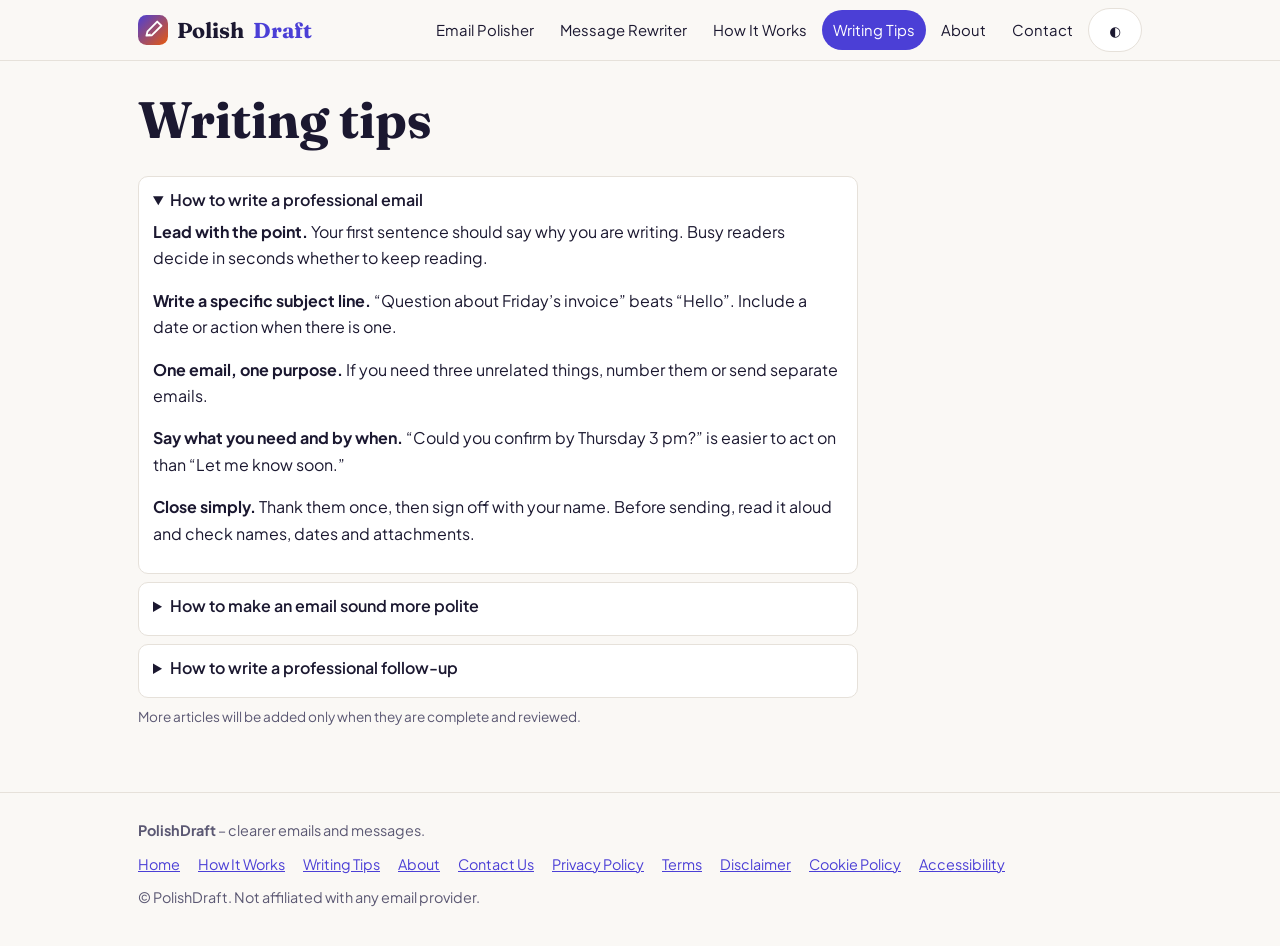
<file: writing-tips.html>
<!DOCTYPE html>
<html lang="en">
<head>
<meta charset="utf-8">
<meta name="viewport" content="width=device-width, initial-scale=1, viewport-fit=cover">
<title>Professional Email Writing Tips – PolishDraft</title>
<meta name="description" content="Practical tips for writing professional emails: clear subject lines, polite wording, and follow-ups that get replies, with simple examples.">
<link rel="canonical" href="https://utubestats.github.io/Polish_draft/writing-tips.html">
<meta property="og:title" content="Professional Email Writing Tips – PolishDraft">
<meta property="og:description" content="Practical tips for writing professional emails: clear subject lines, polite wording, and follow-ups that get replies, with simple examples.">
<meta property="og:type" content="website">
<meta property="og:url" content="https://utubestats.github.io/Polish_draft/writing-tips.html">
<meta name="twitter:card" content="summary">
<link rel="preconnect" href="https://fonts.googleapis.com">
<link rel="preconnect" href="https://fonts.gstatic.com" crossorigin>
<link href="https://fonts.googleapis.com/css2?family=Fraunces:opsz,wght@9..144,600;9..144,700&family=Plus+Jakarta+Sans:wght@400;500;600;700&display=swap" rel="stylesheet">
<link rel="icon" href="data:image/svg+xml,%3Csvg xmlns='http://www.w3.org/2000/svg' viewBox='0 0 100 100'%3E%3Ctext y='.9em' font-size='90'%3E✒️%3C/text%3E%3C/svg%3E">
<link rel="stylesheet" href="style.css">
</head>
<body>
<a class="sr skip" href="#main">Skip to content</a>
<header><div class="wrap bar">
<a class="brand" href="index.html" aria-label="PolishDraft home"><svg width="30" height="30" viewBox="0 0 32 32" aria-hidden="true"><defs><linearGradient id="g" x1="0" y1="0" x2="1" y2="1"><stop offset="0" stop-color="#4b3fd6"/><stop offset="1" stop-color="#e8590c"/></linearGradient></defs><rect width="32" height="32" rx="9" fill="url(#g)"/><path d="M9 22l1.2-4.6L20.5 7l4.5 4.5L14.6 21.8zM9 22l4.6-1.2" fill="none" stroke="#fff" stroke-width="2" stroke-linejoin="round"/></svg>Polish<b>Draft</b></a>
<button class="btn burger" id="bg" aria-expanded="false" aria-controls="nv">Menu</button>
<nav id="nv" aria-label="Main"><ul>
<li><a class="l" href="index.html">Email Polisher</a></li>
<li><a class="l" href="index.html#message">Message Rewriter</a></li>
<li><a class="l" href="how-it-works.html">How It Works</a></li>
<li><a class="l" href="writing-tips.html" aria-current="page">Writing Tips</a></li>
<li><a class="l" href="about.html">About</a></li>
<li><a class="l" href="contact.html">Contact</a></li>
<li><button class="btn" id="th" aria-label="Toggle dark mode">◐</button></li>
</ul></nav>
</div></header>
<main id="main" class="wrap">
<section class="view on" id="v-tips"><div class="prose"><h1>Writing tips</h1>
<details open><summary>How to write a professional email</summary>
<p><b>Lead with the point.</b> Your first sentence should say why you are writing. Busy readers decide in seconds whether to keep reading.</p>
<p><b>Write a specific subject line.</b> “Question about Friday’s invoice” beats “Hello”. Include a date or action when there is one.</p>
<p><b>One email, one purpose.</b> If you need three unrelated things, number them or send separate emails.</p>
<p><b>Say what you need and by when.</b> “Could you confirm by Thursday 3 pm?” is easier to act on than “Let me know soon.”</p>
<p><b>Close simply.</b> Thank them once, then sign off with your name. Before sending, read it aloud and check names, dates and attachments.</p></details>
<details><summary>How to make an email sound more polite</summary>
<p>Politeness is mostly framing, not extra words. Replace commands with requests (“Could you send…” instead of “Send…”), acknowledge the reader’s effort, and explain the reason behind a request.</p>
<p><b>Blunt:</b> “You didn’t send the report.”<br><b>Better:</b> “I haven’t received the report yet. Could you let me know when to expect it?”</p>
<p>Avoid piling up apologies or softeners such as “just” and “sorry to bother you”, which can sound unsure. One clear, courteous sentence works better.</p></details>
<details><summary>How to write a professional follow-up</summary>
<p>Wait a reasonable time (often 2 to 5 working days), then reply to your original thread so the context is attached. Open with a short reminder, restate the one action you need, and offer an easy next step.</p>
<p><i>“Hi Sam, following up on my note from Monday about the Q3 schedule. Could you confirm which of the two dates suits you? Happy to adjust if neither works.”</i></p>
<p>Keep the tone neutral. Avoid “as per my last email”, which reads as irritation.</p></details>
<p class="sm">More articles will be added only when they are complete and reviewed.</p></div></section>
</main>
<footer><div class="wrap"><b>PolishDraft</b> – clearer emails and messages.
<ul><li><a href="index.html">Home</a></li><li><a href="how-it-works.html">How It Works</a></li><li><a href="writing-tips.html">Writing Tips</a></li><li><a href="about.html">About</a></li><li><a href="contact.html">Contact Us</a></li><li><a href="privacy.html">Privacy Policy</a></li><li><a href="terms.html">Terms</a></li><li><a href="disclaimer.html">Disclaimer</a></li><li><a href="cookies.html">Cookie Policy</a></li><li><a href="accessibility.html">Accessibility</a></li></ul>
<span>© PolishDraft. Not affiliated with any email provider.</span></div></footer>
<script src="site.js"></script>

</body>
</html>
</file>
<file: style.css>
:root{--bg:#faf8f5;--surf:#fff;--ink:#1b1830;--mut:#5b5873;--line:#e6e1da;--pri:#4b3fd6;--pri2:#7c5cff;--acc:#e8590c;--ok:#13795b;--err:#b42318;--r:14px;box-sizing:border-box;padding-top:env(safe-area-inset-top,0px);padding-bottom:env(safe-area-inset-bottom,0px);color-scheme:light}
@media (prefers-color-scheme:dark){:root:not([data-theme="light"]){--bg:#13111f;--surf:#1c1a2e;--ink:#f1eefc;--mut:#b4b0cc;--line:#332f4d;--pri:#9d8cff;--pri2:#b9a8ff;--acc:#ff8a4c;--ok:#4cd2a6;--err:#ff8f85;color-scheme:dark}}
:root[data-theme="dark"]{--bg:#13111f;--surf:#1c1a2e;--ink:#f1eefc;--mut:#b4b0cc;--line:#332f4d;--pri:#9d8cff;--pri2:#b9a8ff;--acc:#ff8a4c;--ok:#4cd2a6;--err:#ff8f85;color-scheme:dark}
html{scroll-behavior:smooth;scroll-padding-top:calc(env(safe-area-inset-top,0px) + 70px)}
*,*::before,*::after{box-sizing:border-box}
body{margin:0;background:var(--bg);color:var(--ink);font:16px/1.65 "Plus Jakarta Sans","Segoe UI",system-ui,-apple-system,Roboto,sans-serif;overflow-x:hidden}
h1,h2,h3{font-family:Fraunces,Georgia,"Iowan Old Style",serif;font-weight:700;line-height:1.2;margin:0 0 .5em}
h1{font-size:clamp(2rem,6vw,3.2rem)}h2{font-size:clamp(1.5rem,4vw,2rem)}h3{font-size:1.2rem}
a{color:var(--pri)}p{margin:0 0 1em}
.wrap{max-width:1040px;margin:0 auto;padding:0 18px}
header{position:sticky;top:0;z-index:20;background:var(--bg);border-bottom:1px solid var(--line);padding-top:env(safe-area-inset-top,0px)}
body::before{content:"";position:fixed;inset:0 0 auto;height:env(safe-area-inset-top,0px);background:var(--bg);z-index:30}
.bar{display:flex;align-items:center;justify-content:space-between;height:60px;gap:10px}
.brand{display:flex;align-items:center;gap:9px;text-decoration:none;color:var(--ink);font:700 1.35rem Fraunces,Georgia,serif}
.brand b{color:var(--pri)}
nav ul{display:flex;gap:4px;list-style:none;margin:0;padding:0;align-items:center}
nav a.l{display:block;padding:8px 11px;border-radius:999px;text-decoration:none;color:var(--ink);font-size:.93rem;position:relative}
nav a.l:hover{background:var(--line)}nav a.l[aria-current=page]{background:var(--pri);color:#fff}
.btn{display:inline-flex;align-items:center;justify-content:center;gap:6px;min-height:44px;padding:0 20px;border-radius:999px;border:1px solid var(--line);background:var(--surf);color:var(--ink);font:600 .95rem inherit;font-family:inherit;cursor:pointer;text-decoration:none;transition:transform .15s,box-shadow .15s}
.btn:hover{transform:translateY(-1px);box-shadow:0 4px 14px #0002}.btn:active{transform:none}
.btn.p{background:linear-gradient(135deg,var(--pri),var(--pri2));color:#fff;border:0}
:where(a,button,select,input,textarea,summary):focus-visible{outline:3px solid var(--acc);outline-offset:2px}
.burger{display:none}
@media (max-width:860px){.burger{display:inline-flex;padding:0 14px}nav{display:none;position:absolute;left:0;right:0;top:100%;background:var(--bg);border-bottom:1px solid var(--line);padding:10px 18px 16px}nav.open{display:block;animation:dn .2s ease}nav ul{flex-direction:column;align-items:stretch}nav a.l{padding:12px 14px}}
@keyframes dn{from{opacity:0;transform:translateY(-8px)}}
.view{display:none;padding:28px 0 50px}.view.on{display:block;animation:fi .3s ease}
@keyframes fi{from{opacity:0;transform:translateY(6px)}}
.hero{padding:10px 0 20px}.hero p.lead{font-size:1.1rem;color:var(--mut);max-width:620px}
.hl{background:linear-gradient(135deg,var(--pri),var(--acc));-webkit-background-clip:text;background-clip:text;color:transparent}
.card{background:var(--surf);border:1px solid var(--line);border-radius:var(--r);padding:18px;box-shadow:0 6px 24px #1b183010}
.grid{display:grid;gap:14px;grid-template-columns:1fr 1fr}
@media (max-width:760px){.grid{grid-template-columns:1fr}}
label{display:block;font-weight:600;font-size:.88rem;margin:0 0 4px}
select,textarea,input[type=text],input[type=email]{width:100%;max-width:100%;border:1px solid var(--line);background:var(--bg);color:var(--ink);border-radius:10px;padding:10px 12px;font:inherit;min-height:44px}
textarea{min-height:210px;resize:vertical;line-height:1.55}
.row{display:flex;flex-wrap:wrap;gap:8px;align-items:center;margin-top:10px}
.sp{flex:1}.sm{font-size:.85rem;color:var(--mut)}
.opts{display:grid;gap:10px;grid-template-columns:repeat(4,1fr);margin:10px 0}
@media (max-width:760px){.opts{grid-template-columns:1fr}}
#out{white-space:pre-wrap;min-height:210px;background:var(--bg);border:1px dashed var(--line);border-radius:10px;padding:12px}
#msg{min-height:1.5em;font-weight:600;font-size:.92rem;margin-top:8px}.ok{color:var(--ok)}.er{color:var(--err)}
.tabs{display:flex;gap:6px;margin-bottom:8px}.tabs button{min-height:36px;padding:0 14px}.tabs [aria-pressed=true]{background:var(--pri);color:#fff}
.notice{border-left:4px solid var(--acc);background:var(--surf);padding:12px 14px;border-radius:8px;margin:14px 0;font-size:.92rem}
.adslot{margin:28px 0;padding:10px;border:1px dashed var(--line);border-radius:10px;text-align:center;font-size:.75rem;color:var(--mut);min-height:0}
details{background:var(--surf);border:1px solid var(--line);border-radius:10px;padding:10px 14px;margin:8px 0}summary{cursor:pointer;font-weight:600;min-height:32px}
pre.t{white-space:pre-wrap;background:var(--bg);border:1px solid var(--line);border-radius:8px;padding:10px;font:inherit;font-size:.93rem}
.prose{max-width:720px}.prose h2{margin-top:1.4em}
.fld{margin-bottom:14px}.fe{color:var(--err);font-size:.85rem;font-weight:600;min-height:1.2em;margin-top:3px}[aria-invalid=true]{border-color:var(--err)!important}.hp{position:absolute;left:-9999px;height:0;overflow:hidden}
footer{border-top:1px solid var(--line);padding:26px 0 36px;font-size:.9rem;color:var(--mut)}
footer ul{list-style:none;display:flex;flex-wrap:wrap;gap:6px 18px;padding:0;margin:10px 0}
.sr{position:absolute;left:-9999px}.skip:focus{left:8px;top:8px;z-index:99;background:#fff;color:#000;padding:8px}
@media (prefers-reduced-motion:reduce){*{animation:none!important;transition:none!important;scroll-behavior:auto!important}}
</file>
